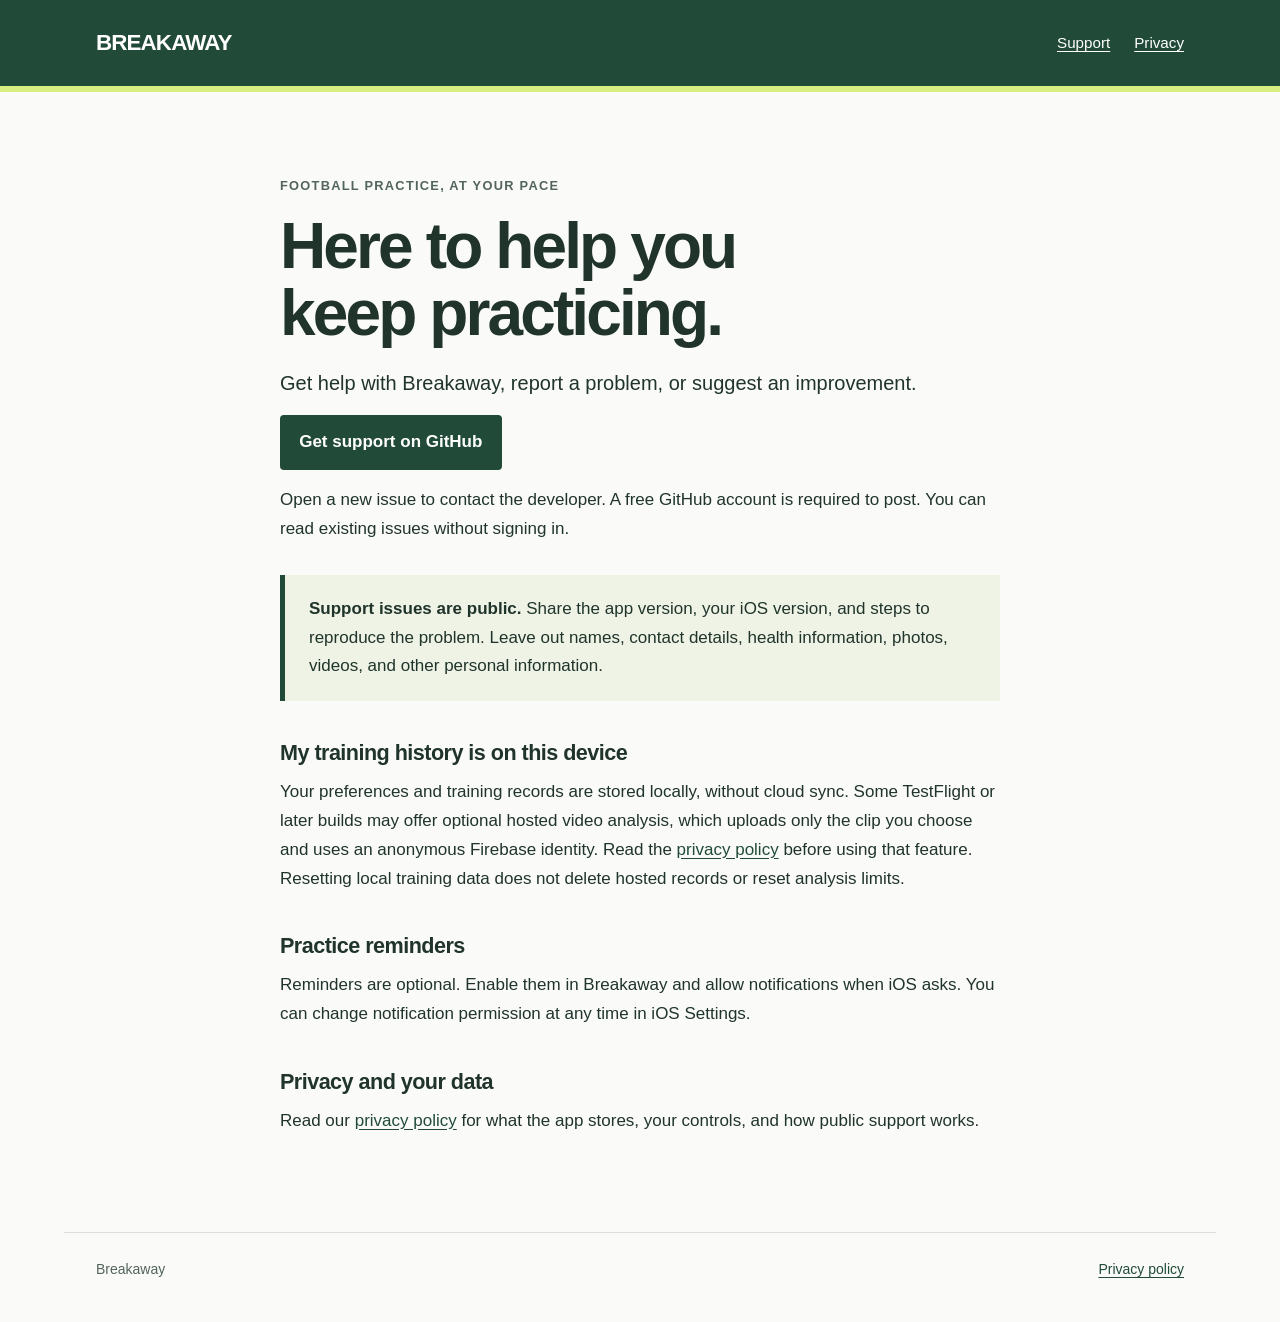
<file: index.html>
<!doctype html>
<html lang="en">
<head><meta charset="utf-8"><meta name="viewport" content="width=device-width, initial-scale=1"><meta name="description" content="Support and privacy information for Breakaway, the football practice app."><title>Breakaway — Support</title><link rel="stylesheet" href="styles.css"></head>
<body>
<a class="skip" href="#main">Skip to content</a>
<header><div class="nav"><a class="brand" href="./">BREAKAWAY</a><nav aria-label="Main"><a href="./" aria-current="page">Support</a><a href="privacy.html">Privacy</a></nav></div></header>
<main id="main">
<p class="eyebrow">Football practice, at your pace</p>
<h1>Here to help you<br>keep practicing.</h1>
<p class="lead">Get help with Breakaway, report a problem, or suggest an improvement.</p>
<p><a class="button" href="https://github.com/SpryMosquito630/breakaway-support/issues">Get support on GitHub</a></p>
<p>Open a new issue to contact the developer. A free GitHub account is required to post. You can read existing issues without signing in.</p>
<div class="callout"><p><strong>Support issues are public.</strong> Share the app version, your iOS version, and steps to reproduce the problem. Leave out names, contact details, health information, photos, videos, and other personal information.</p></div>
<h2>My training history is on this device</h2>
<p>Your preferences and training records are stored locally, without cloud sync. Some TestFlight or later builds may offer optional hosted video analysis, which uploads only the clip you choose and uses an anonymous Firebase identity. Read the <a href="privacy.html">privacy policy</a> before using that feature. Resetting local training data does not delete hosted records or reset analysis limits.</p>
<h2>Practice reminders</h2>
<p>Reminders are optional. Enable them in Breakaway and allow notifications when iOS asks. You can change notification permission at any time in iOS Settings.</p>
<h2>Privacy and your data</h2>
<p>Read our <a href="privacy.html">privacy policy</a> for what the app stores, your controls, and how public support works.</p>
</main>
<footer><span>Breakaway</span><a href="privacy.html">Privacy policy</a></footer>
</body></html>
</file>
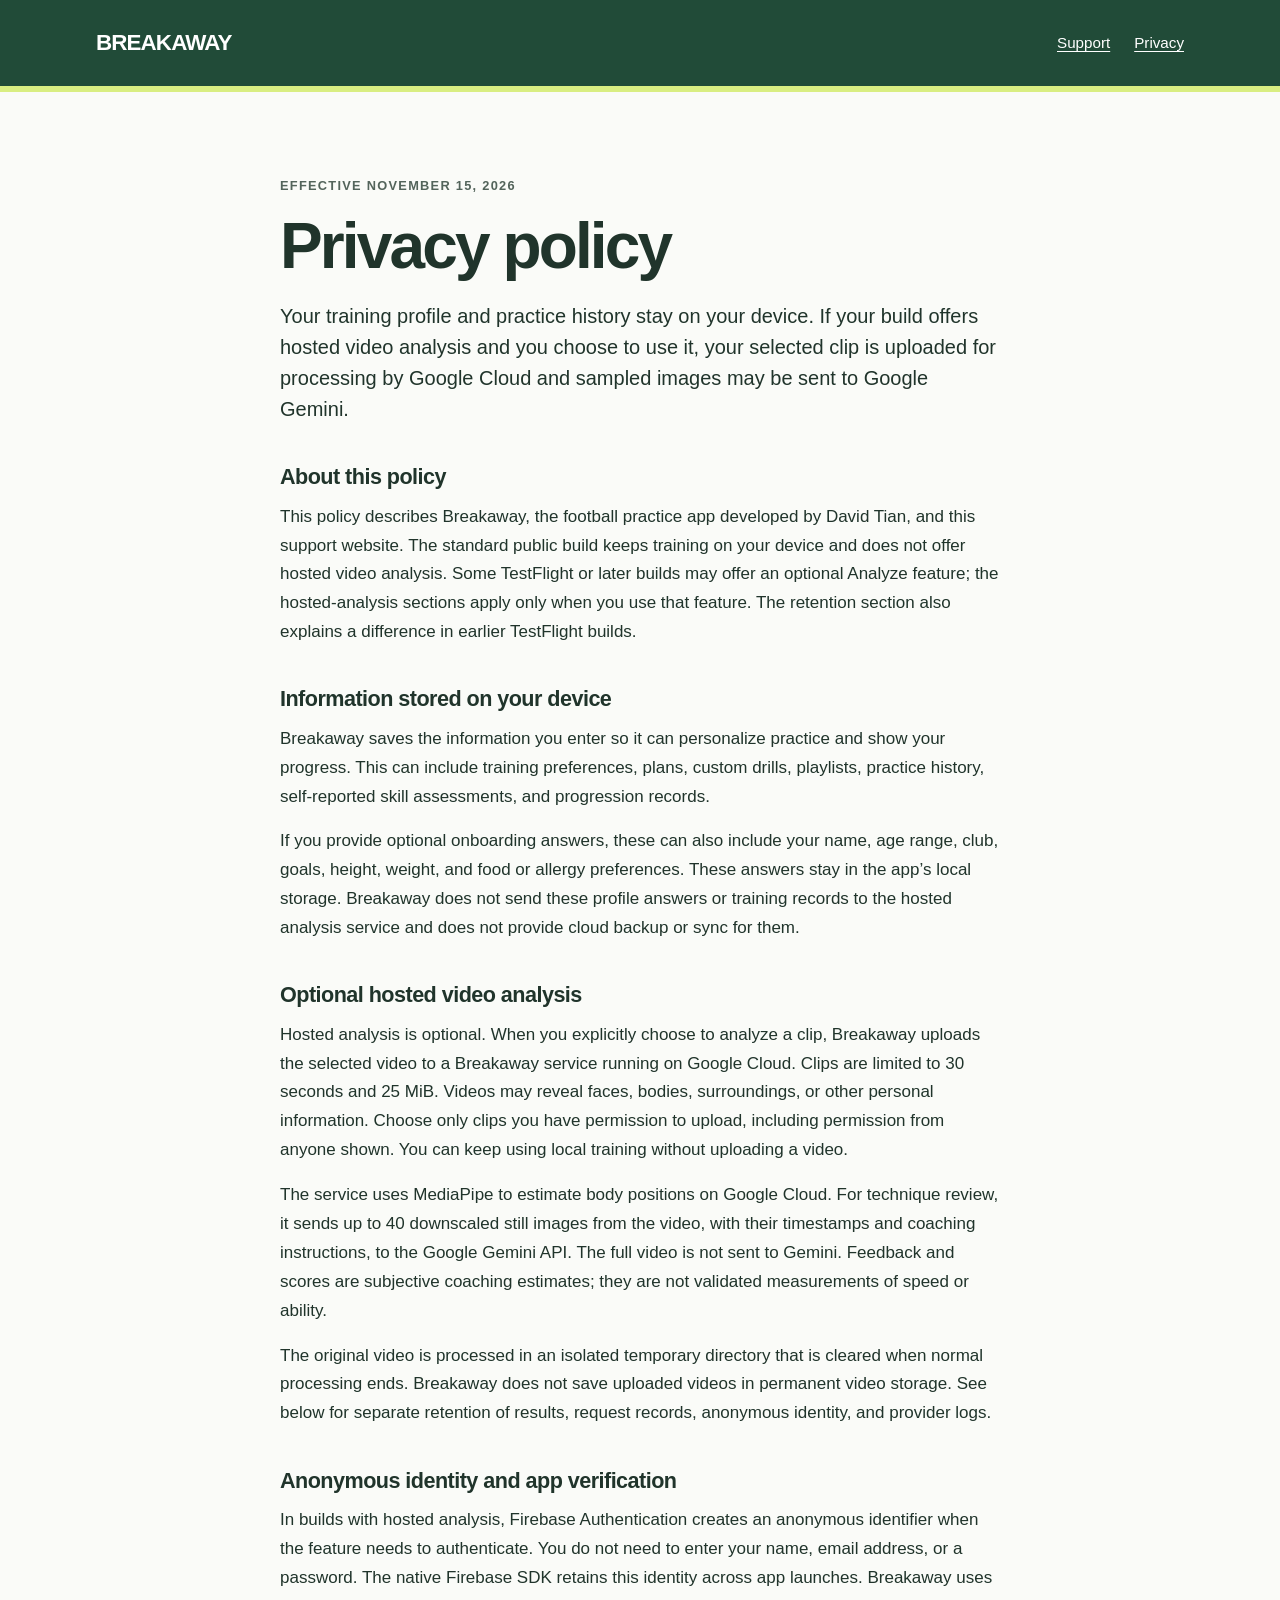
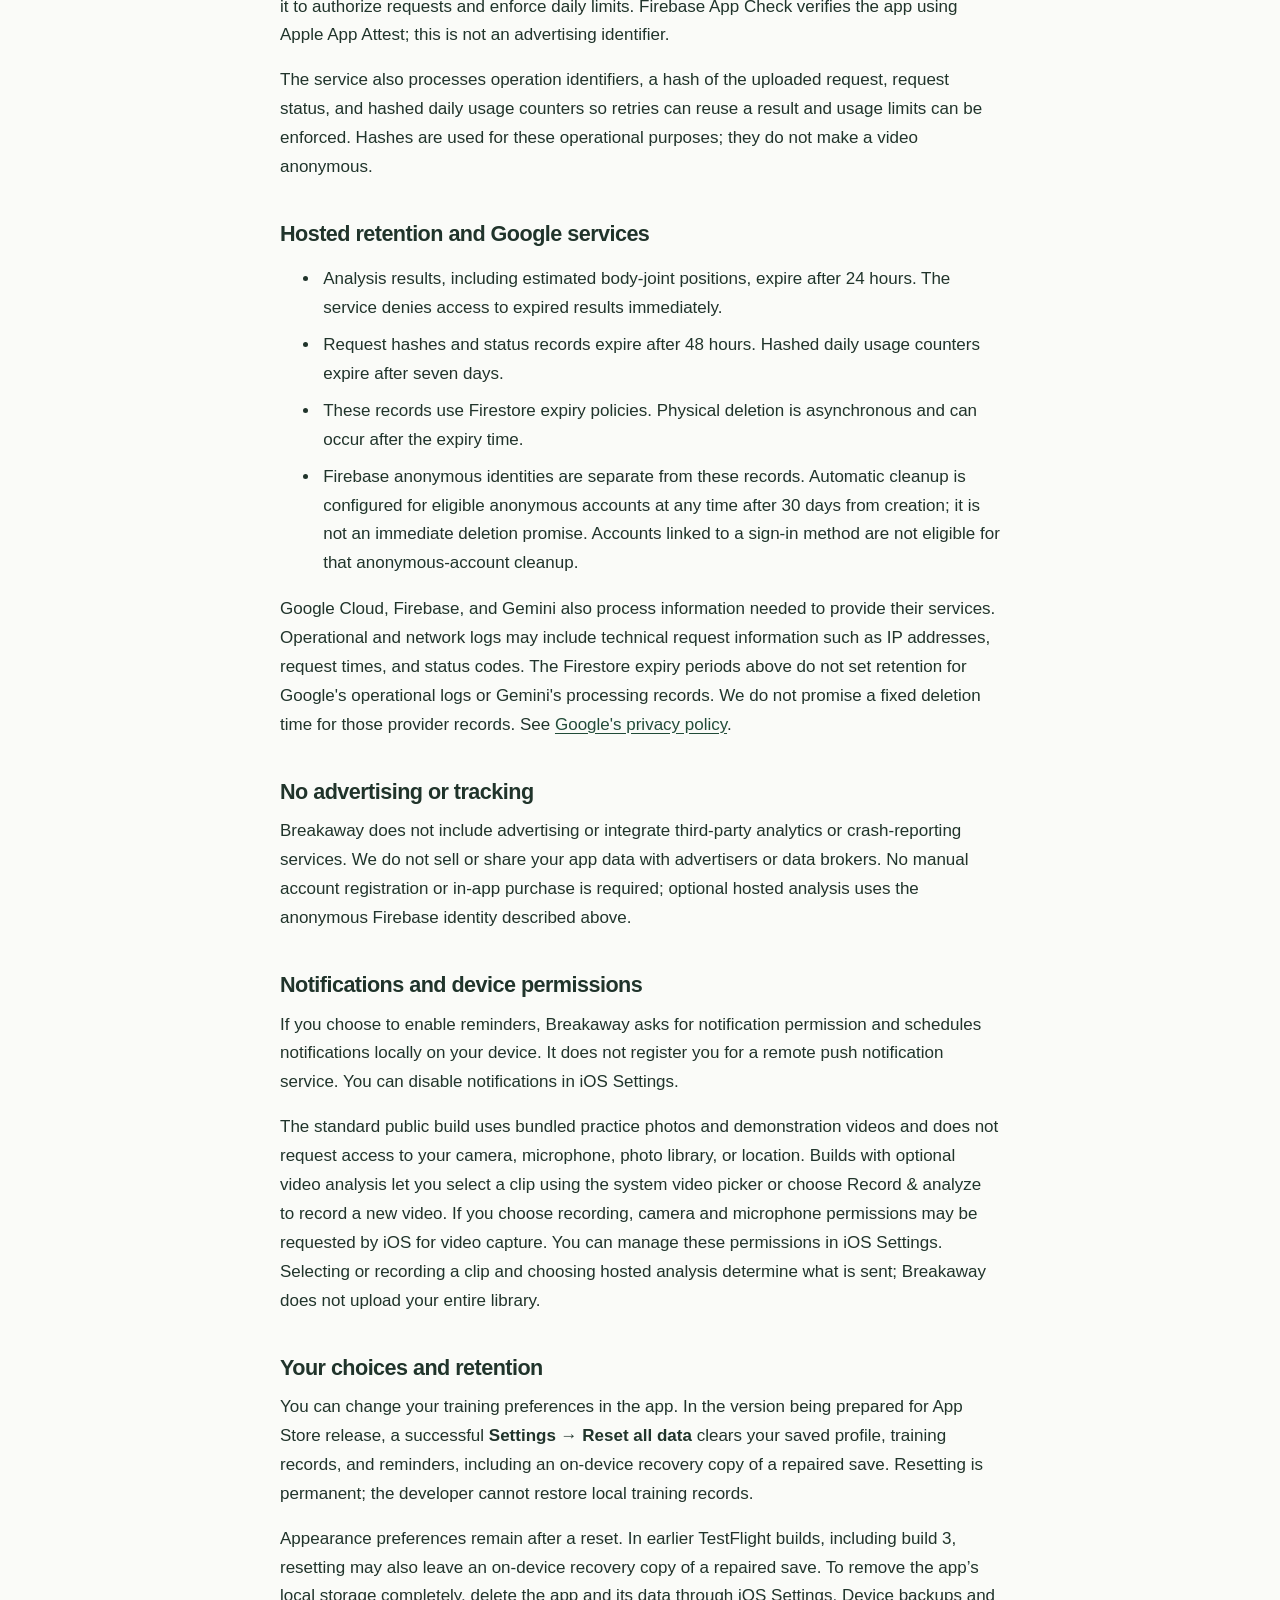
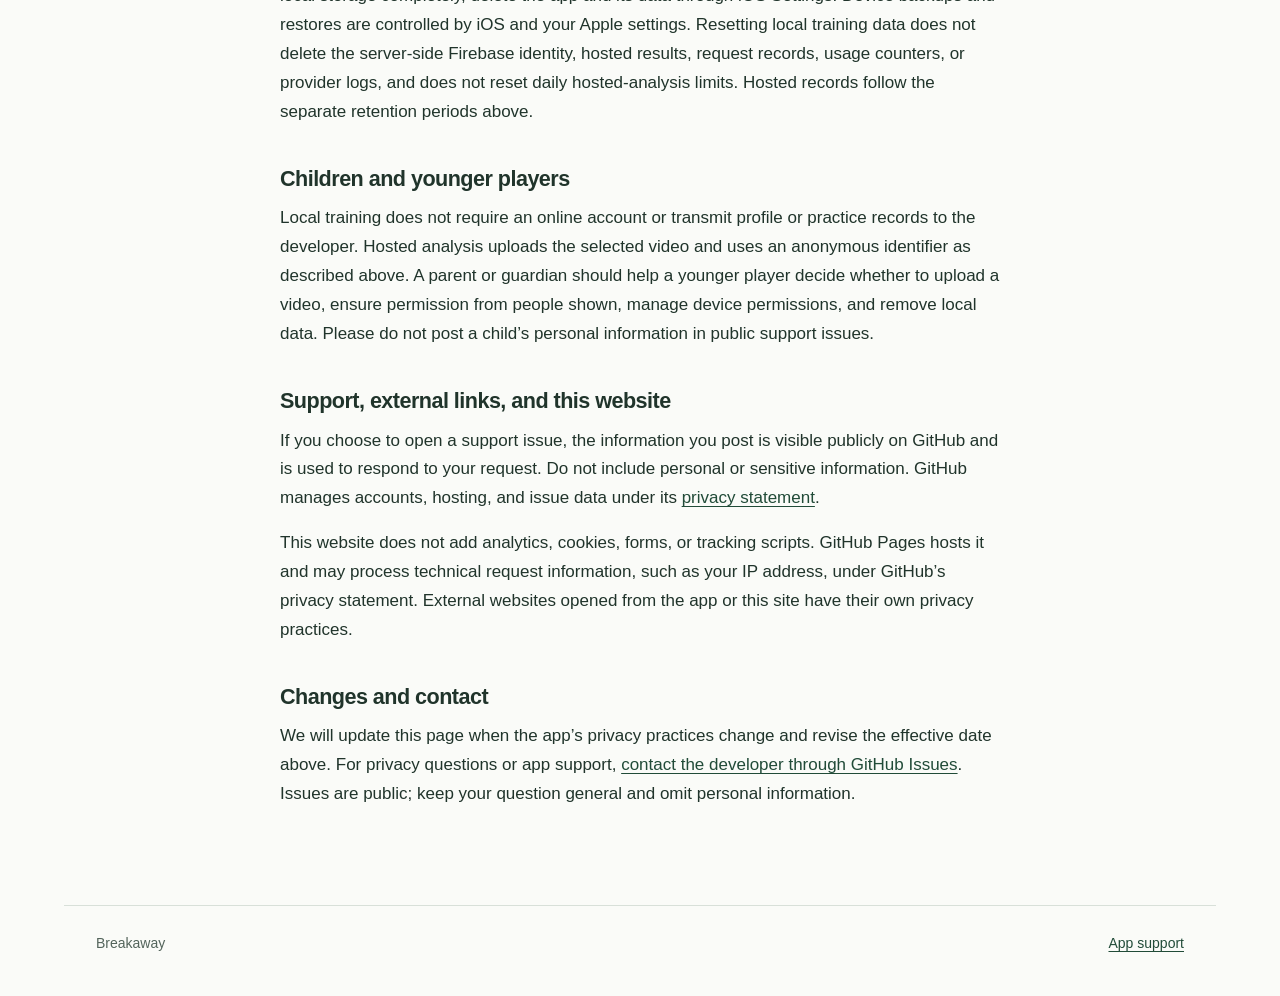
<file: privacy.html>
<!doctype html>
<html lang="en">
<head><meta charset="utf-8"><meta name="viewport" content="width=device-width, initial-scale=1"><meta name="description" content="Privacy policy for Breakaway, including optional hosted video analysis."><title>Breakaway — Privacy policy</title><link rel="stylesheet" href="styles.css"></head>
<body>
<a class="skip" href="#main">Skip to content</a>
<header><div class="nav"><a class="brand" href="./">BREAKAWAY</a><nav aria-label="Main"><a href="./">Support</a><a href="privacy.html" aria-current="page">Privacy</a></nav></div></header>
<main id="main">
<p class="eyebrow">Effective November 15, 2026</p>
<h1>Privacy policy</h1>
<p class="lead">Your training profile and practice history stay on your device. If your build offers hosted video analysis and you choose to use it, your selected clip is uploaded for processing by Google Cloud and sampled images may be sent to Google Gemini.</p>
<h2>About this policy</h2>
<p>This policy describes Breakaway, the football practice app developed by David Tian, and this support website. The standard public build keeps training on your device and does not offer hosted video analysis. Some TestFlight or later builds may offer an optional Analyze feature; the hosted-analysis sections apply only when you use that feature. The retention section also explains a difference in earlier TestFlight builds.</p>
<h2>Information stored on your device</h2>
<p>Breakaway saves the information you enter so it can personalize practice and show your progress. This can include training preferences, plans, custom drills, playlists, practice history, self-reported skill assessments, and progression records.</p>
<p>If you provide optional onboarding answers, these can also include your name, age range, club, goals, height, weight, and food or allergy preferences. These answers stay in the app’s local storage. Breakaway does not send these profile answers or training records to the hosted analysis service and does not provide cloud backup or sync for them.</p>
<h2>Optional hosted video analysis</h2>
<p>Hosted analysis is optional. When you explicitly choose to analyze a clip, Breakaway uploads the selected video to a Breakaway service running on Google Cloud. Clips are limited to 30 seconds and 25 MiB. Videos may reveal faces, bodies, surroundings, or other personal information. Choose only clips you have permission to upload, including permission from anyone shown. You can keep using local training without uploading a video.</p>
<p>The service uses MediaPipe to estimate body positions on Google Cloud. For technique review, it sends up to 40 downscaled still images from the video, with their timestamps and coaching instructions, to the Google Gemini API. The full video is not sent to Gemini. Feedback and scores are subjective coaching estimates; they are not validated measurements of speed or ability.</p>
<p>The original video is processed in an isolated temporary directory that is cleared when normal processing ends. Breakaway does not save uploaded videos in permanent video storage. See below for separate retention of results, request records, anonymous identity, and provider logs.</p>
<h2>Anonymous identity and app verification</h2>
<p>In builds with hosted analysis, Firebase Authentication creates an anonymous identifier when the feature needs to authenticate. You do not need to enter your name, email address, or a password. The native Firebase SDK retains this identity across app launches. Breakaway uses it to authorize requests and enforce daily limits. Firebase App Check verifies the app using Apple App Attest; this is not an advertising identifier.</p>
<p>The service also processes operation identifiers, a hash of the uploaded request, request status, and hashed daily usage counters so retries can reuse a result and usage limits can be enforced. Hashes are used for these operational purposes; they do not make a video anonymous.</p>
<h2>Hosted retention and Google services</h2>
<ul>
<li>Analysis results, including estimated body-joint positions, expire after 24 hours. The service denies access to expired results immediately.</li>
<li>Request hashes and status records expire after 48 hours. Hashed daily usage counters expire after seven days.</li>
<li>These records use Firestore expiry policies. Physical deletion is asynchronous and can occur after the expiry time.</li>
<li>Firebase anonymous identities are separate from these records. Automatic cleanup is configured for eligible anonymous accounts at any time after 30 days from creation; it is not an immediate deletion promise. Accounts linked to a sign-in method are not eligible for that anonymous-account cleanup.</li>
</ul>
<p>Google Cloud, Firebase, and Gemini also process information needed to provide their services. Operational and network logs may include technical request information such as IP addresses, request times, and status codes. The Firestore expiry periods above do not set retention for Google's operational logs or Gemini's processing records. We do not promise a fixed deletion time for those provider records. See <a href="https://policies.google.com/privacy">Google's privacy policy</a>.</p>
<h2>No advertising or tracking</h2>
<p>Breakaway does not include advertising or integrate third-party analytics or crash-reporting services. We do not sell or share your app data with advertisers or data brokers. No manual account registration or in-app purchase is required; optional hosted analysis uses the anonymous Firebase identity described above.</p>
<h2>Notifications and device permissions</h2>
<p>If you choose to enable reminders, Breakaway asks for notification permission and schedules notifications locally on your device. It does not register you for a remote push notification service. You can disable notifications in iOS Settings.</p>
<p>The standard public build uses bundled practice photos and demonstration videos and does not request access to your camera, microphone, photo library, or location. Builds with optional video analysis let you select a clip using the system video picker or choose Record &amp; analyze to record a new video. If you choose recording, camera and microphone permissions may be requested by iOS for video capture. You can manage these permissions in iOS Settings. Selecting or recording a clip and choosing hosted analysis determine what is sent; Breakaway does not upload your entire library.</p>
<h2>Your choices and retention</h2>
<p>You can change your training preferences in the app. In the version being prepared for App Store release, a successful <strong>Settings → Reset all data</strong> clears your saved profile, training records, and reminders, including an on-device recovery copy of a repaired save. Resetting is permanent; the developer cannot restore local training records.</p>
<p>Appearance preferences remain after a reset. In earlier TestFlight builds, including build 3, resetting may also leave an on-device recovery copy of a repaired save. To remove the app’s local storage completely, delete the app and its data through iOS Settings. Device backups and restores are controlled by iOS and your Apple settings. Resetting local training data does not delete the server-side Firebase identity, hosted results, request records, usage counters, or provider logs, and does not reset daily hosted-analysis limits. Hosted records follow the separate retention periods above.</p>
<h2>Children and younger players</h2>
<p>Local training does not require an online account or transmit profile or practice records to the developer. Hosted analysis uploads the selected video and uses an anonymous identifier as described above. A parent or guardian should help a younger player decide whether to upload a video, ensure permission from people shown, manage device permissions, and remove local data. Please do not post a child’s personal information in public support issues.</p>
<h2>Support, external links, and this website</h2>
<p>If you choose to open a support issue, the information you post is visible publicly on GitHub and is used to respond to your request. Do not include personal or sensitive information. GitHub manages accounts, hosting, and issue data under its <a href="https://docs.github.com/en/site-policy/privacy-policies/github-general-privacy-statement">privacy statement</a>.</p>
<p>This website does not add analytics, cookies, forms, or tracking scripts. GitHub Pages hosts it and may process technical request information, such as your IP address, under GitHub’s privacy statement. External websites opened from the app or this site have their own privacy practices.</p>
<h2>Changes and contact</h2>
<p>We will update this page when the app’s privacy practices change and revise the effective date above. For privacy questions or app support, <a href="https://github.com/SpryMosquito630/breakaway-support/issues">contact the developer through GitHub Issues</a>. Issues are public; keep your question general and omit personal information.</p>
</main>
<footer><span>Breakaway</span><a href="./">App support</a></footer>
</body></html>
</file>
<file: styles.css>
:root { color-scheme: light; --forest: #214b38; --lime: #d9ee82; --paper: #fafbf8; --ink: #20342b; --muted: #53645b; --line: #d8e0d9; }
* { box-sizing: border-box; }
body { margin: 0; background: var(--paper); color: var(--ink); font: 1.0625rem/1.7 -apple-system, BlinkMacSystemFont, "Segoe UI", sans-serif; }
a { color: var(--forest); text-underline-offset: .2em; }
a:hover { text-decoration-thickness: 2px; }
a:focus-visible { outline: 3px solid var(--forest); outline-offset: 5px; }
.skip { position: absolute; top: -6rem; left: 1rem; background: var(--lime); padding: .5rem 1rem; z-index: 1; }
.skip:focus { top: 1rem; }
header { background: var(--forest); color: white; border-bottom: 6px solid var(--lime); }
.nav { max-width: 72rem; padding: 1.5rem 2rem; margin: auto; display: flex; flex-wrap: wrap; gap: 1rem 2rem; align-items: center; justify-content: space-between; }
.brand { font-size: 1.4rem; font-weight: 800; letter-spacing: -.04em; text-decoration: none; }
header a { color: white; }
header a:focus-visible { outline-color: var(--lime); }
nav { display: flex; gap: 1.5rem; font-size: .95rem; }
main { max-width: 49rem; margin: 0 auto; padding: 4.5rem 2rem 5rem; }
.eyebrow { color: var(--muted); font-size: .8rem; font-weight: 700; letter-spacing: .1em; text-transform: uppercase; }
h1 { font: 700 clamp(2.5rem, 7vw, 4rem)/1.05 "Arial Narrow", "Helvetica Neue", sans-serif; letter-spacing: -.045em; margin: .6rem 0 1.3rem; }
h2 { font-size: 1.35rem; line-height: 1.3; letter-spacing: -.025em; margin: 2.4rem 0 .6rem; }
p { margin: .7rem 0 1rem; }
.lead { font-size: 1.25rem; line-height: 1.55; }
.callout { border-left: 5px solid var(--forest); background: #eef3e5; padding: 1.2rem 1.5rem; margin: 2rem 0; }
.callout p { margin: 0; }
.button { display: inline-block; padding: .8rem 1.2rem; background: var(--forest); color: white; border-radius: .25rem; font-weight: 650; text-decoration: none; }
li { padding-left: .2rem; margin-bottom: .5rem; }
footer { max-width: 72rem; margin: auto; padding: 1.6rem 2rem 2.5rem; border-top: 1px solid var(--line); color: var(--muted); font-size: .875rem; display: flex; flex-wrap: wrap; justify-content: space-between; gap: 1rem; }
@media (max-width: 480px) { main { padding: 3rem 1.25rem; } .nav, footer { padding-left: 1.25rem; padding-right: 1.25rem; } nav { gap: 1rem; } }
</file>
